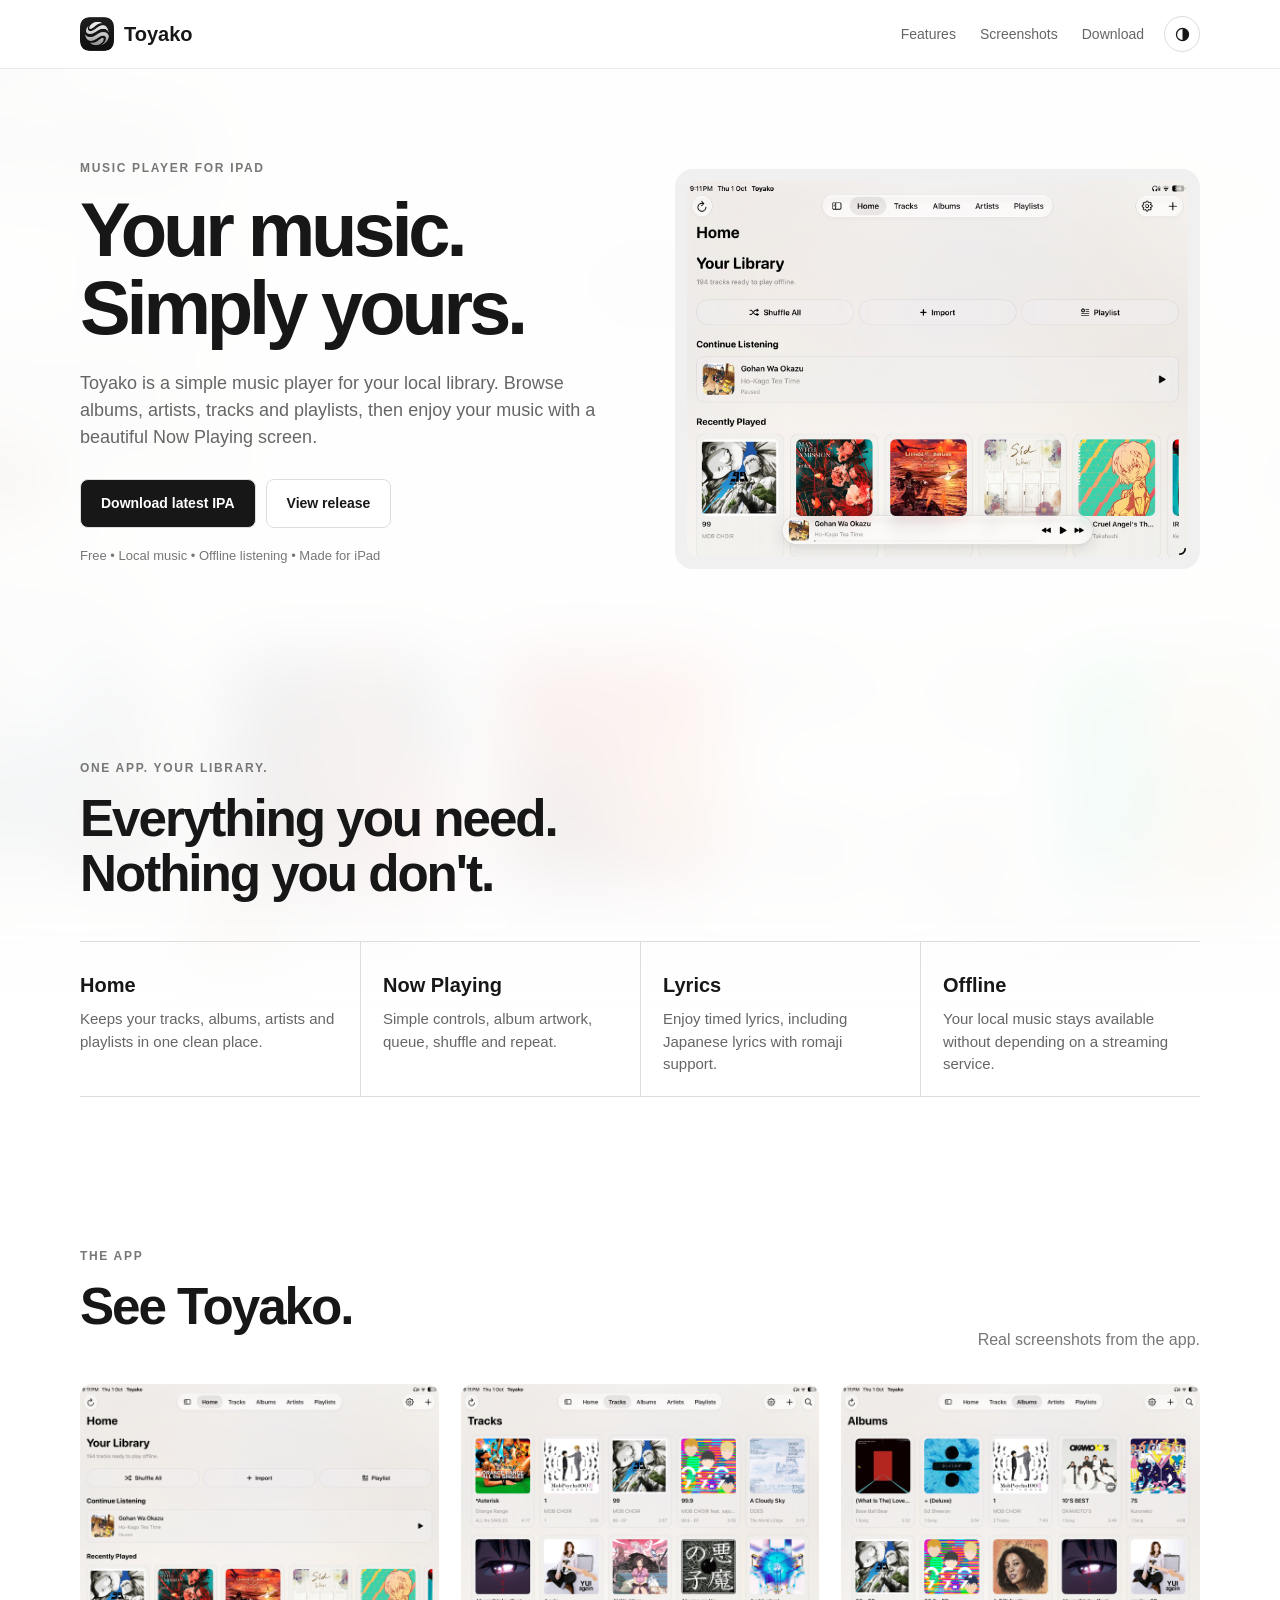
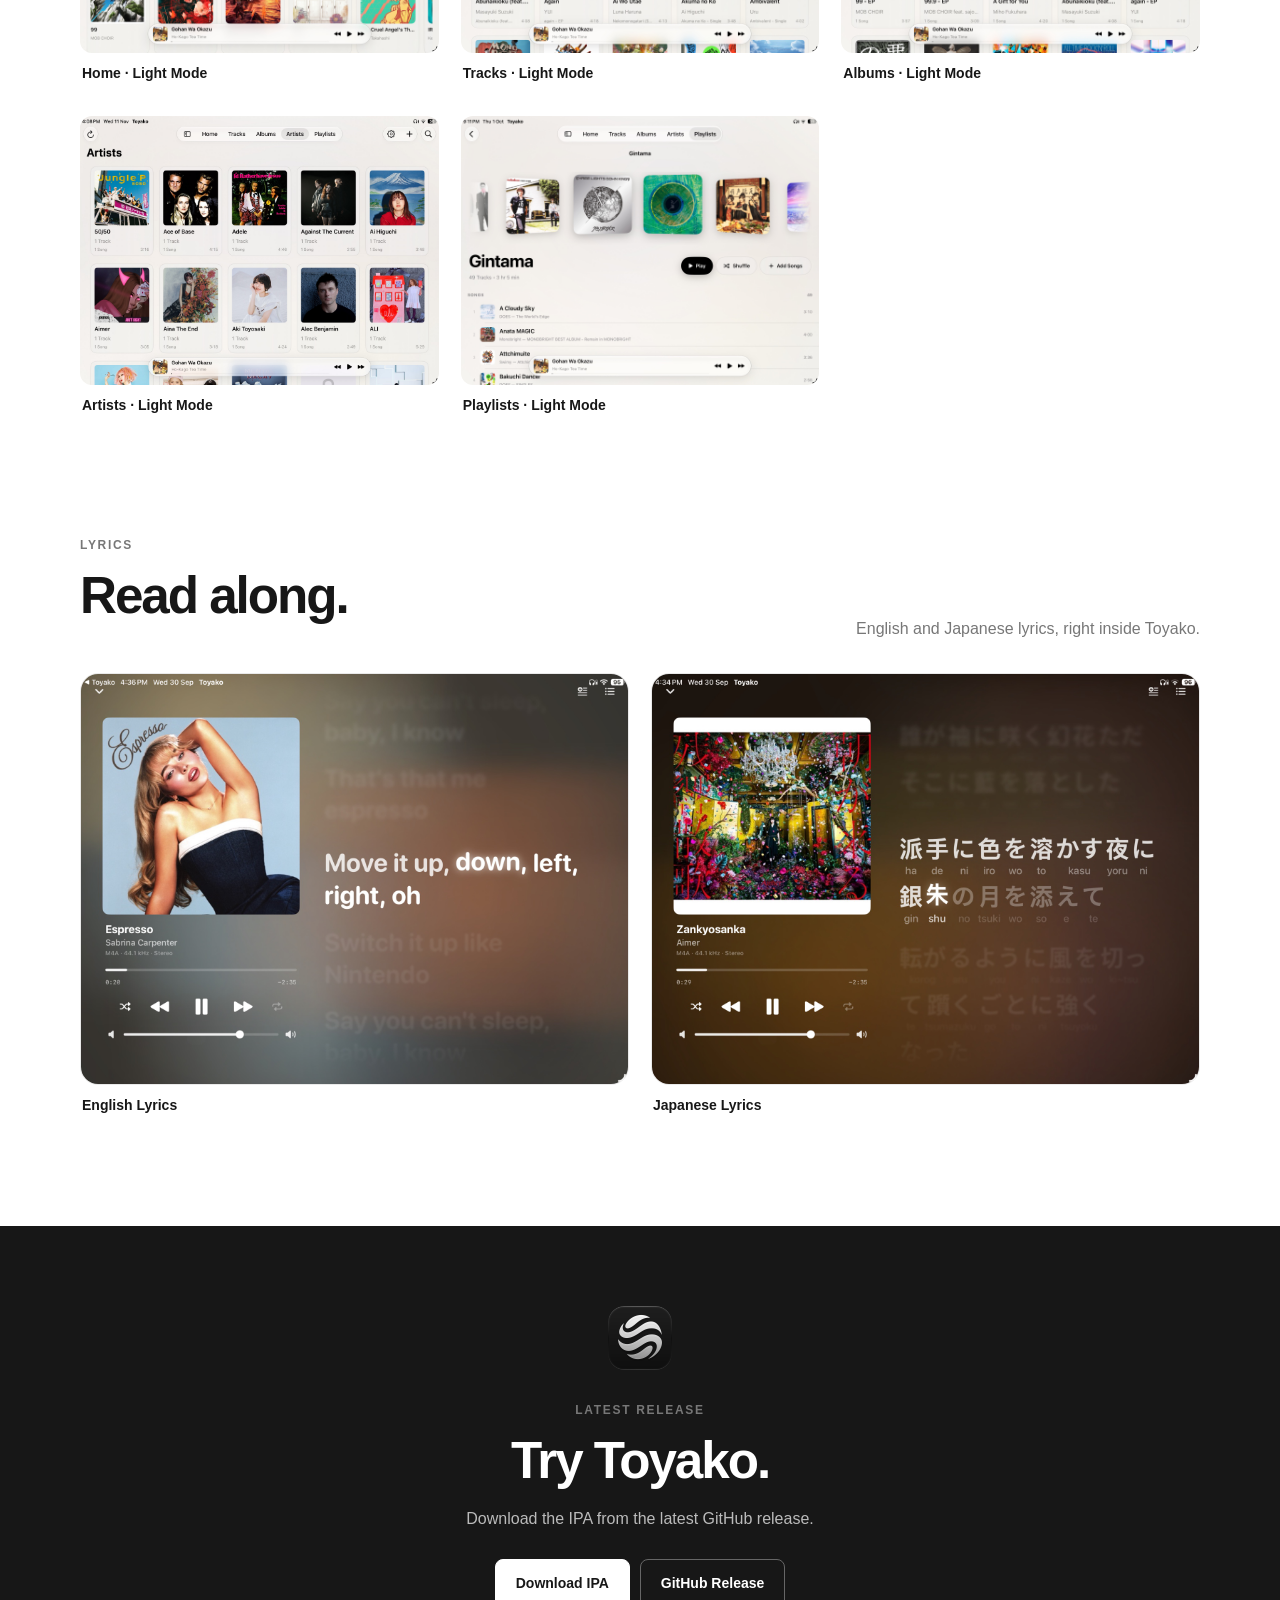
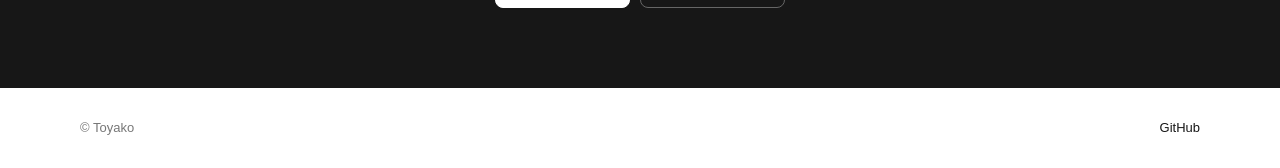
<file: docs/index.html>
<!doctype html>
<html lang="en">
<head>
  <meta charset="utf-8">
  <meta name="viewport" content="width=device-width, initial-scale=1">
  <meta name="description" content="Toyako — a simple, beautiful music player for iPadOS.">
  <meta name="theme-color" content="#ffffff" id="themeColor">
  <link rel="icon" href="assets/toyako-icon.png">
  <link rel="stylesheet" href="styles.css">
  <title>Toyako — Music Player for iPad</title>
</head>
<body>
<header class="site-header">
  <div class="container nav">
    <a class="brand" href="#top"><img src="assets/toyako-icon.png" alt="Toyako icon"><strong>Toyako</strong></a>
    <div class="nav-actions">
      <nav><a href="#features">Features</a><a href="#screenshots">Screenshots</a><a href="#download">Download</a></nav>
      <button class="theme-toggle" id="themeToggle" type="button" aria-label="Switch to dark mode" aria-pressed="false" title="Switch theme">
        <svg class="theme-icon theme-icon-contrast" viewBox="0 0 24 24" aria-hidden="true">
          <circle cx="12" cy="12" r="8.5"></circle>
          <path class="theme-half" d="M12 3.5a8.5 8.5 0 0 1 0 17z"></path>
        </svg>
        <span class="sr-only" id="themeLabel">Dark</span>
      </button>
    </div>
  </div>
</header>

<main id="top">
  <section class="hero container">
    <div class="hero-text">
      <p class="small">MUSIC PLAYER FOR IPAD</p>
      <h1>Your music.<br>Simply yours.</h1>
      <p class="lead">Toyako is a simple music player for your local library. Browse albums, artists, tracks and playlists, then enjoy your music with a beautiful Now Playing screen.</p>
      <p class="buttons"><a class="button dark" href="https://github.com/guranshsingh1001/Toyako-Music-Player/releases/latest/download/Toyako.ipa">Download latest IPA</a><a class="button light" href="https://github.com/guranshsingh1001/Toyako-Music-Player/releases/latest">View release</a></p>
      <p class="note">Free • Local music • Offline listening • Made for iPad</p>
    </div>
    <div class="hero-image"><img src="assets/screenshots/light/home.jpeg" alt="Toyako Home screen"></div>
  </section>

  <section class="intro container" id="features">
    <p class="small">ONE APP. YOUR LIBRARY.</p>
    <h2>Everything you need.<br>Nothing you don't.</h2>
    <div class="features">
      <article><h3>Home</h3><p>Keeps your tracks, albums, artists and playlists in one clean place.</p></article>
      <article><h3>Now Playing</h3><p>Simple controls, album artwork, queue, shuffle and repeat.</p></article>
      <article><h3>Lyrics</h3><p>Enjoy timed lyrics, including Japanese lyrics with romaji support.</p></article>
      <article><h3>Offline</h3><p>Your local music stays available without depending on a streaming service.</p></article>
    </div>
  </section>

  <section class="screens container" id="screenshots">
    <div class="section-head"><div><p class="small">THE APP</p><h2>See Toyako.</h2></div><p>Real screenshots from the app.</p></div>
    <div class="shots theme-shots theme-shots-light">
      <figure><img src="assets/screenshots/light/home.jpeg" alt="Toyako Home in Light Mode"><figcaption>Home · Light Mode</figcaption></figure>
      <figure><img src="assets/screenshots/light/tracks.jpeg" alt="Toyako Tracks in Light Mode"><figcaption>Tracks · Light Mode</figcaption></figure>
      <figure><img src="assets/screenshots/light/albums.jpeg" alt="Toyako Albums in Light Mode"><figcaption>Albums · Light Mode</figcaption></figure>
      <figure><img src="assets/screenshots/light/artists.jpeg" alt="Toyako Artists in Light Mode"><figcaption>Artists · Light Mode</figcaption></figure>
      <figure><img src="assets/screenshots/light/playlist.jpeg" alt="Toyako Playlists in Light Mode"><figcaption>Playlists · Light Mode</figcaption></figure>
    </div>
    <div class="shots theme-shots theme-shots-dark">
      <figure><img src="assets/screenshots/dark/home.jpeg" alt="Toyako Home in Dark Mode"><figcaption>Home · Dark Mode</figcaption></figure>
      <figure><img src="assets/screenshots/dark/tracks.jpeg" alt="Toyako Tracks in Dark Mode"><figcaption>Tracks · Dark Mode</figcaption></figure>
      <figure><img src="assets/screenshots/dark/albums.jpeg" alt="Toyako Albums in Dark Mode"><figcaption>Albums · Dark Mode</figcaption></figure>
      <figure><img src="assets/screenshots/dark/artists.jpeg" alt="Toyako Artists in Dark Mode"><figcaption>Artists · Dark Mode</figcaption></figure>
      <figure><img src="assets/screenshots/dark/playlist.jpeg" alt="Toyako Playlists in Dark Mode"><figcaption>Playlists · Dark Mode</figcaption></figure>
    </div>
  </section>

  <section class="lyrics container" id="lyrics">
    <div class="section-head"><div><p class="small">LYRICS</p><h2>Read along.</h2></div><p>English and Japanese lyrics, right inside Toyako.</p></div>
    <div class="lyrics-grid">
      <figure>
        <img src="assets/screenshots/lyrics-english.jpeg" alt="Toyako English lyrics screen">
        <figcaption>English Lyrics</figcaption>
      </figure>
      <figure>
        <img src="assets/screenshots/lyrics-japanese.jpeg" alt="Toyako Japanese lyrics screen">
        <figcaption>Japanese Lyrics</figcaption>
      </figure>
    </div>
  </section>

  <section class="download" id="download">
    <div class="container download-inner">
      <img src="assets/toyako-icon.png" alt="Toyako icon">
      <p class="small">LATEST RELEASE</p>
      <h2>Try Toyako.</h2>
      <p>Download the IPA from the latest GitHub release.</p>
      <p class="buttons"><a class="button white" href="https://github.com/guranshsingh1001/Toyako-Music-Player/releases/latest/download/Toyako.ipa">Download IPA</a><a class="button outline" href="https://github.com/guranshsingh1001/Toyako-Music-Player/releases/latest">GitHub Release</a></p>
    </div>
  </section>
</main>

<footer class="container footer"><span>© Toyako</span><a href="https://github.com/guranshsingh1001/Toyako-Music-Player">GitHub</a></footer>
<script src="app.js"></script>
</body>
</html>
</file>
<file: docs/styles.css>
*{box-sizing:border-box}
html{scroll-behavior:smooth}
:root{
  color-scheme:light;
  --bg:#fff;--surface:#f7f7f7;--surface-strong:#f0f0f0;--text:#171717;
  --muted:#666;--subtle:#777;--border:#e9e9e9;--border-strong:#ddd;
  --button:#171717;--button-text:#fff;--download-bg:#171717;--download-text:#fff;--download-muted:#bbb;--wallpaper:url("assets/screenshots/light/home.jpeg");
}
html.dark{
  color-scheme:dark;
  --bg:#0d1015;--surface:#151922;--surface-strong:#1c222c;--text:#f5f7fa;
  --muted:#b5bbc5;--subtle:#9aa2ad;--border:#2b313b;--border-strong:#343b46;
  --button:#f5f7fa;--button-text:#0d1015;--download-bg:#05070a;--download-text:#fff;--download-muted:#b8bec8;--wallpaper:url("assets/screenshots/dark/home.jpeg");
}
body{margin:0;background:var(--bg);color:var(--text);font-family:-apple-system,BlinkMacSystemFont,"Segoe UI",Arial,sans-serif;line-height:1.5;transition:background .2s ease,color .2s ease;position:relative;isolation:isolate}body::before{content:"";position:fixed;inset:-40px;z-index:-1;background-image:var(--wallpaper);background-size:cover;background-position:center;filter:blur(32px);opacity:.075;transform:scale(1.08);pointer-events:none;transition:opacity .25s ease,background-image .25s ease}.dark body::before{opacity:.14}
a{color:inherit;text-decoration:none}
.container{width:92%;max-width:1120px;margin:0 auto}
.site-header{border-bottom:1px solid var(--border);background:var(--bg);position:sticky;top:0;z-index:10}
.nav{height:68px;display:flex;align-items:center;justify-content:space-between;gap:24px}
.nav-actions{display:flex;align-items:center;gap:20px}
.brand{display:flex;align-items:center;gap:10px;font-size:20px}.brand img{width:34px;height:34px;border-radius:9px}
nav{display:flex;gap:24px;font-size:14px;color:var(--muted)}nav a:hover{color:var(--text)}
.theme-toggle{display:inline-grid;place-items:center;width:36px;height:36px;padding:0;border:1px solid var(--border-strong);background:transparent;color:var(--text);border-radius:50%;cursor:pointer;transition:background .2s ease,border-color .2s ease,transform .15s ease}.theme-toggle:hover{background:var(--surface);border-color:var(--text)}.theme-toggle:active{transform:scale(.94)}.theme-icon{width:17px;height:17px;fill:none;stroke:currentColor;stroke-width:1.8;stroke-linecap:round;stroke-linejoin:round}.theme-half{fill:currentColor;stroke:none}.theme-toggle[data-theme="dark"] .theme-half{fill:var(--text)}.sr-only{position:absolute;width:1px;height:1px;padding:0;margin:-1px;overflow:hidden;clip:rect(0,0,0,0);white-space:nowrap;border:0}
.hero{display:grid;grid-template-columns:1fr 1fr;gap:70px;align-items:center;padding:90px 0 100px}
.small{font-size:12px;font-weight:700;letter-spacing:.14em;color:var(--subtle);margin:0 0 14px}
h1{font-size:clamp(44px,6vw,76px);line-height:1.02;letter-spacing:-.055em;margin:0 0 24px;font-weight:750}
h2{font-size:clamp(34px,4vw,52px);line-height:1.08;letter-spacing:-.04em;margin:0 0 18px}
h3{font-size:20px;margin:0 0 8px}.lead{font-size:18px;color:var(--muted);max-width:560px}.note{font-size:13px;color:var(--subtle);margin-top:18px}
.buttons{display:flex;flex-wrap:wrap;gap:10px;margin:28px 0 0}.button{display:inline-block;padding:13px 20px;border-radius:8px;font-size:14px;font-weight:650;border:1px solid var(--border-strong)}
.dark{background:var(--button);color:var(--button-text)}.light{background:var(--bg);color:var(--text);border-color:var(--border-strong)}
.white{background:#fff;color:#171717;border-color:#fff}.outline{background:transparent;color:var(--download-text);border-color:#666}
.hero-image{background:var(--surface-strong);border-radius:18px;padding:12px}.hero-image img{display:block;width:100%;border-radius:12px}
.intro{padding:80px 0}.intro>h2{margin-bottom:40px}.features{display:grid;grid-template-columns:repeat(4,1fr);border-top:1px solid var(--border-strong)}
.features article{padding:28px 22px 20px 0;border-bottom:1px solid var(--border-strong)}.features article+article{padding-left:22px;border-left:1px solid var(--border-strong)}
.features p{color:var(--muted);margin:0;font-size:15px}
.screens{padding:70px 0 100px}.section-head{display:flex;justify-content:space-between;align-items:end;margin-bottom:32px}.section-head>p{color:var(--subtle);margin:0}
.lyrics{padding:10px 0 100px}.lyrics-grid{display:grid;grid-template-columns:repeat(2,minmax(0,1fr));gap:22px}.lyrics-grid figure{margin:0}.lyrics-grid img{display:block;width:100%;border-radius:18px;background:var(--surface-strong);border:1px solid var(--border)}.lyrics-grid figcaption{font-weight:650;font-size:14px;margin:10px 2px;color:var(--text)}
.shots{display:grid;grid-template-columns:repeat(3,1fr);gap:22px}.theme-shots-dark{display:none}.dark .theme-shots-light{display:none}.dark .theme-shots-dark{display:grid}.shots figure{margin:0}.shots img{display:block;width:100%;border-radius:12px;background:var(--surface-strong)}.shots figcaption{font-weight:650;font-size:14px;margin:10px 2px}
.download{background:var(--download-bg);color:var(--download-text);text-align:center;padding:80px 0}.download-inner>img{width:64px;height:64px;border-radius:16px;margin-bottom:24px}.download .small{color:var(--subtle)}.download p:not(.small){color:var(--download-muted)}.download .buttons{justify-content:center}
.footer{height:80px;display:flex;align-items:center;justify-content:space-between;font-size:13px;color:var(--subtle)}.footer a{color:var(--text)}
@media(max-width:800px){.hero{grid-template-columns:1fr;gap:35px;padding:55px 0 70px}.hero-image{max-width:650px}.features{grid-template-columns:1fr 1fr}.features article+article{padding-left:0;border-left:0}.features article:nth-child(even){padding-left:22px;border-left:1px solid var(--border-strong)}.shots{grid-template-columns:1fr 1fr}.lyrics-grid{grid-template-columns:1fr 1fr}.nav-actions{gap:10px}nav{display:none}.theme-toggle{width:34px;height:34px}.section-head{display:block}.section-head>p{margin-top:10px}}
@media(max-width:520px){.container{width:90%}.hero{padding:42px 0 55px}h1{font-size:46px}.lead{font-size:16px}.features,.shots,.lyrics-grid{grid-template-columns:1fr}.features article,.features article+article,.features article:nth-child(even){padding:22px 0;border-left:0}.shots{gap:18px}.download{padding:60px 0}.footer{height:68px}.button{width:100%;text-align:center}}
</file>
